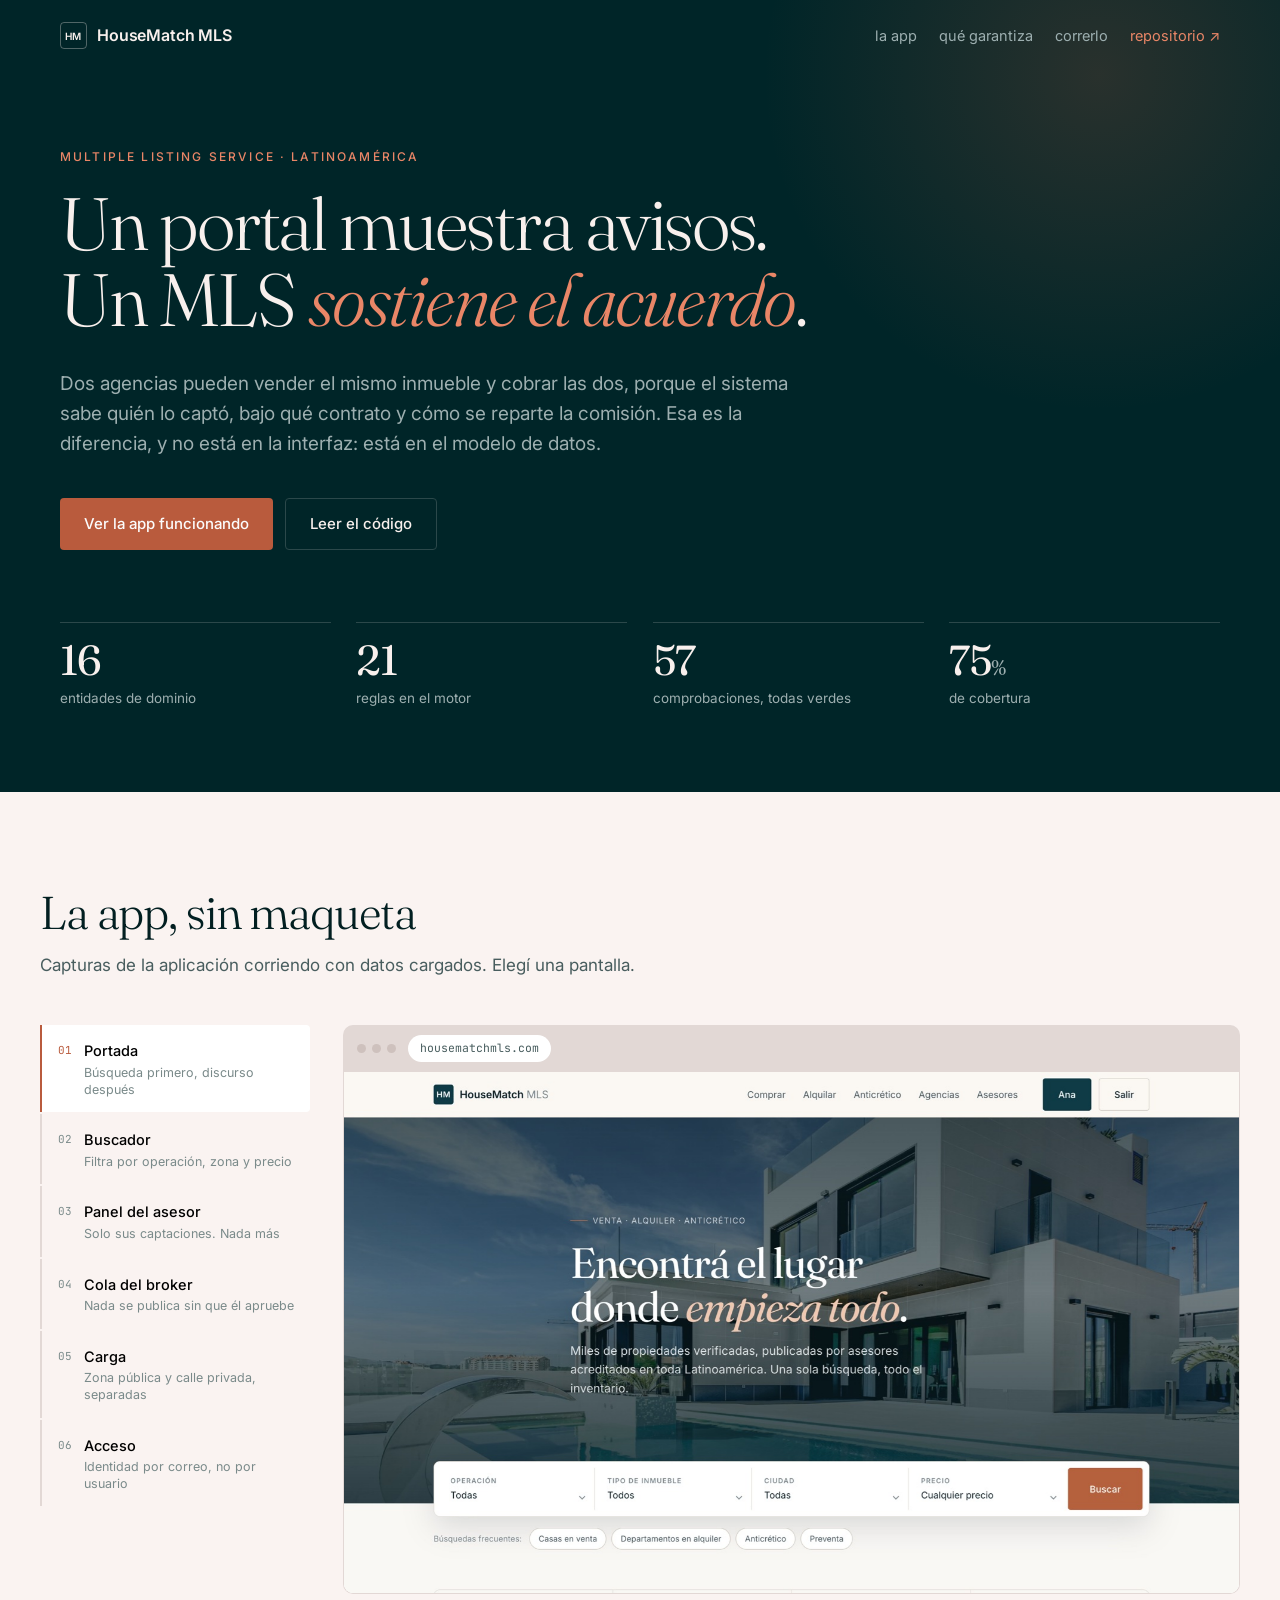
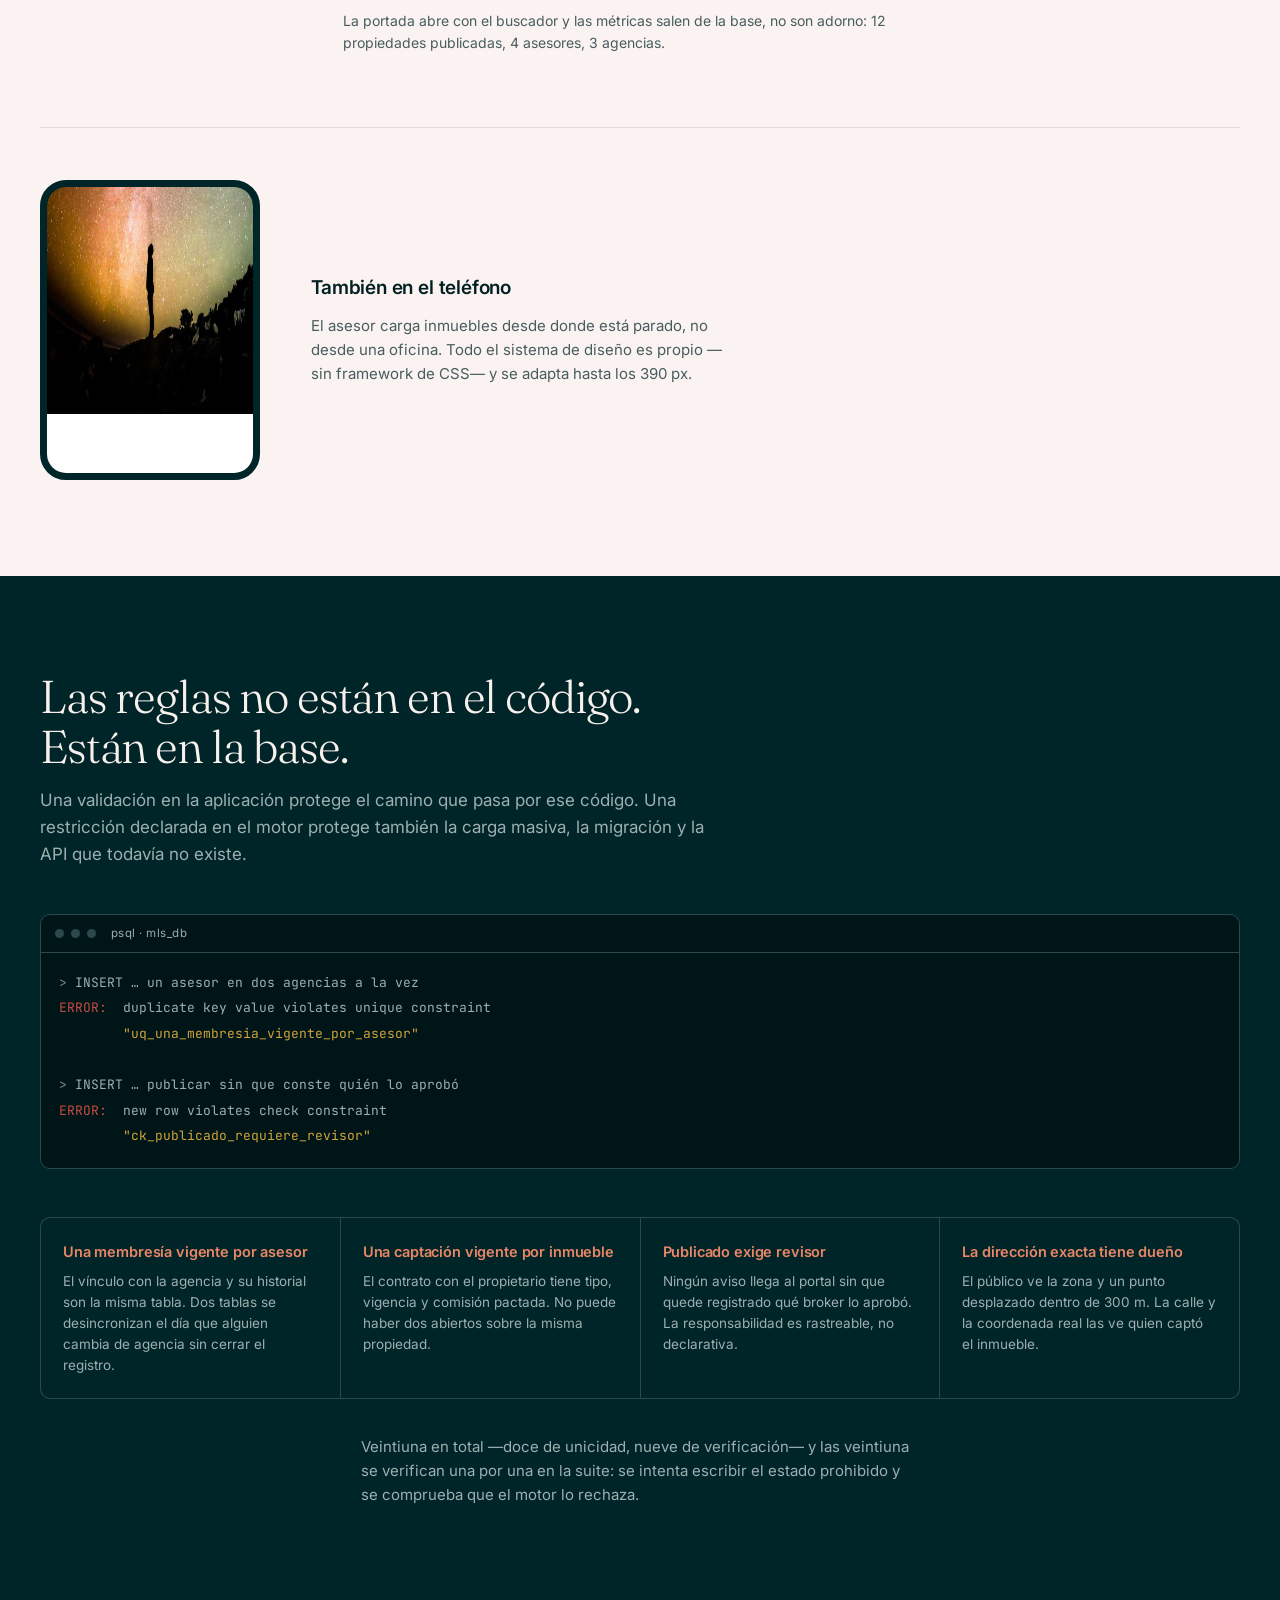
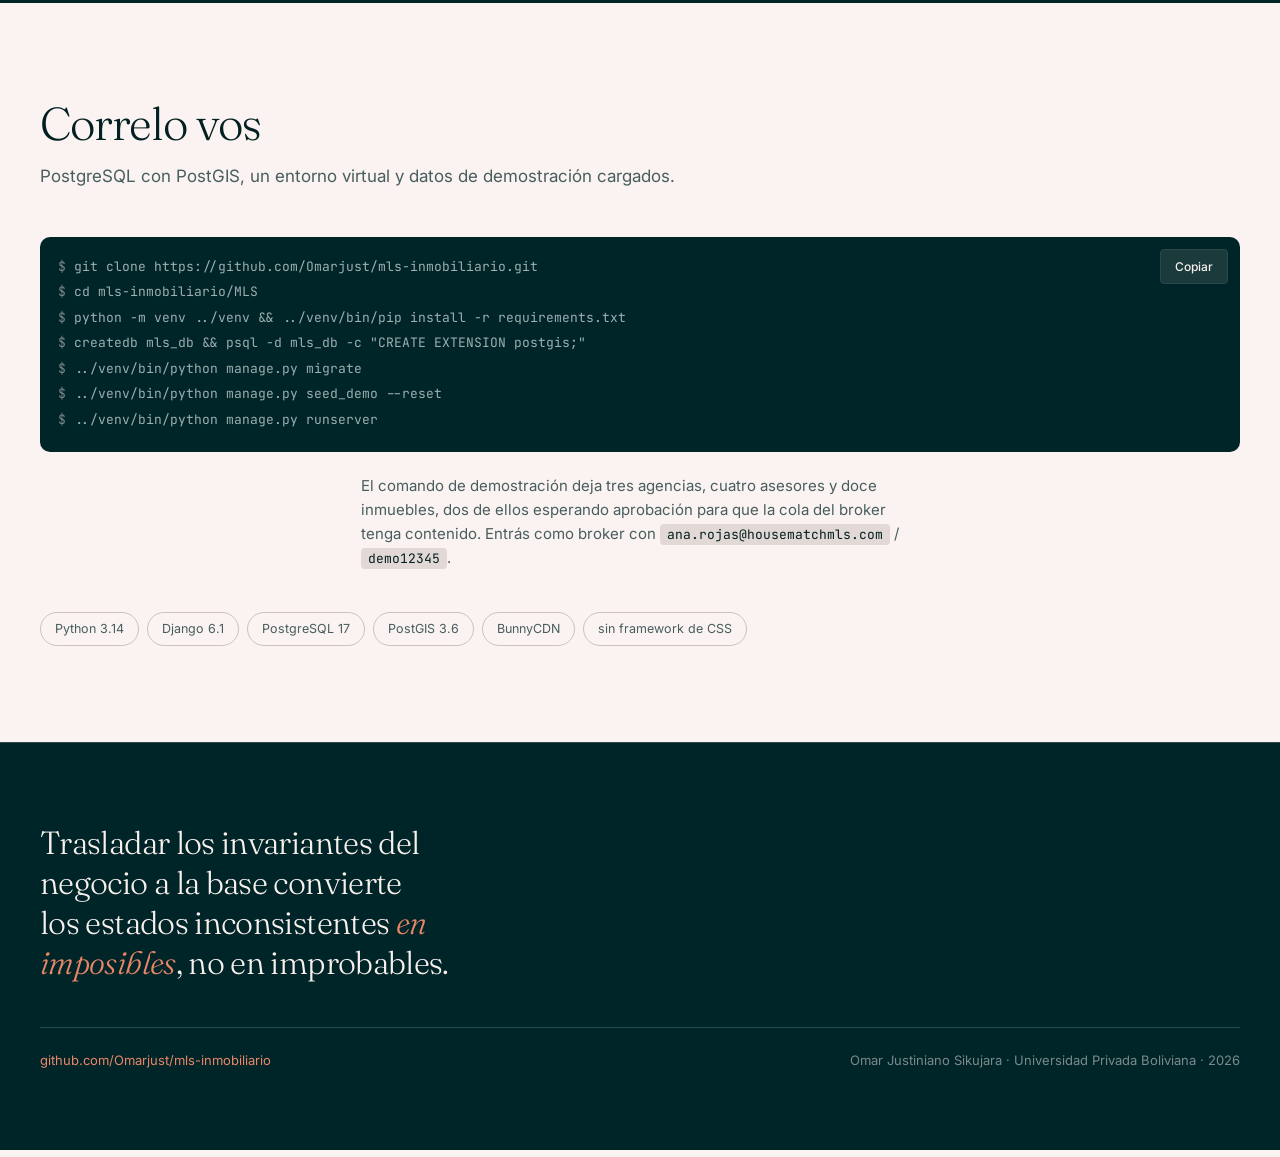
<file: docs/index.html>
<!doctype html>
<html lang="es">
<head>
<meta charset="utf-8">
<meta name="viewport" content="width=device-width, initial-scale=1">
<title>HouseMatch MLS — el inventario inmobiliario, compartido</title>
<meta name="description" content="Un MLS para el mercado inmobiliario latinoamericano: inventario compartido entre agencias, con trazabilidad de la captación y reparto de comisiones documentado. Django, PostgreSQL y PostGIS.">
<meta property="og:title" content="HouseMatch MLS">
<meta property="og:description" content="Un portal muestra avisos. Un MLS sostiene el acuerdo entre quien capta y quien vende.">
<meta property="og:type" content="website">
<link rel="preconnect" href="https://fonts.googleapis.com">
<link rel="preconnect" href="https://fonts.gstatic.com" crossorigin>
<link href="https://fonts.googleapis.com/css2?family=Fraunces:ital,opsz,wght@0,9..144,300;0,9..144,400;0,9..144,500;1,9..144,300&family=Inter:wght@400;500;600&family=JetBrains+Mono:wght@400;500&display=swap" rel="stylesheet">
<link rel="stylesheet" href="styles.css">
</head>
<body>

<a class="saltar" href="#pantallas">Ir al contenido</a>

<!-- ─────────────────────────────────────────────────────────── hero -->
<header class="hero">
  <nav class="nav" aria-label="principal">
    <span class="marca"><span class="sello">HM</span> HouseMatch MLS</span>
    <div class="nav-enlaces">
      <a href="#pantallas">la app</a>
      <a href="#garantias">qué garantiza</a>
      <a href="#correr">correrlo</a>
      <a class="nav-repo" href="https://github.com/Omarjust/mls-inmobiliario">repositorio ↗</a>
    </div>
  </nav>

  <div class="hero-cuerpo">
    <p class="kicker">Multiple Listing Service · Latinoamérica</p>
    <h1>Un portal muestra avisos.<br>Un&nbsp;MLS <em>sostiene el acuerdo</em>.</h1>
    <p class="entrada">
      Dos agencias pueden vender el mismo inmueble y cobrar las dos, porque el
      sistema sabe quién lo captó, bajo qué contrato y cómo se reparte la
      comisión. Esa es la diferencia, y no está en la interfaz: está en el
      modelo de datos.
    </p>
    <div class="hero-acciones">
      <a class="boton" href="#pantallas">Ver la app funcionando</a>
      <a class="boton boton-plano" href="https://github.com/Omarjust/mls-inmobiliario">Leer el código</a>
    </div>
  </div>

  <ul class="tira" aria-label="cifras del proyecto">
    <li><b>16</b> entidades de dominio</li>
    <li><b>21</b> reglas en el motor</li>
    <li><b>57</b> comprobaciones, todas verdes</li>
    <li><b>75<span>%</span></b> de cobertura</li>
  </ul>
</header>

<main>

<!-- ──────────────────────────────────────────────────── las pantallas -->
<section class="pantallas" id="pantallas" aria-labelledby="t-pantallas">
  <div class="cabecera-seccion">
    <h2 id="t-pantallas">La app, sin maqueta</h2>
    <p>Capturas de la aplicación corriendo con datos cargados. Elegí una pantalla.</p>
  </div>

  <div class="visor">
    <div class="pestanas" role="tablist" aria-label="pantallas de la aplicación">
      <button role="tab" id="tab-portada" aria-controls="p-portada" aria-selected="true" class="pestana activa" data-vista="portada">
        <span class="pestana-n">01</span>
        <span class="pestana-t">Portada</span>
        <span class="pestana-d">Búsqueda primero, discurso después</span>
      </button>
      <button role="tab" id="tab-buscador" aria-controls="p-buscador" aria-selected="false" class="pestana" data-vista="buscador">
        <span class="pestana-n">02</span>
        <span class="pestana-t">Buscador</span>
        <span class="pestana-d">Filtra por operación, zona y precio</span>
      </button>
      <button role="tab" id="tab-panel" aria-controls="p-panel" aria-selected="false" class="pestana" data-vista="panel">
        <span class="pestana-n">03</span>
        <span class="pestana-t">Panel del asesor</span>
        <span class="pestana-d">Solo sus captaciones. Nada más</span>
      </button>
      <button role="tab" id="tab-aprobaciones" aria-controls="p-aprobaciones" aria-selected="false" class="pestana" data-vista="aprobaciones">
        <span class="pestana-n">04</span>
        <span class="pestana-t">Cola del broker</span>
        <span class="pestana-d">Nada se publica sin que él apruebe</span>
      </button>
      <button role="tab" id="tab-carga" aria-controls="p-carga" aria-selected="false" class="pestana" data-vista="carga">
        <span class="pestana-n">05</span>
        <span class="pestana-t">Carga</span>
        <span class="pestana-d">Zona pública y calle privada, separadas</span>
      </button>
      <button role="tab" id="tab-acceso" aria-controls="p-acceso" aria-selected="false" class="pestana" data-vista="acceso">
        <span class="pestana-n">06</span>
        <span class="pestana-t">Acceso</span>
        <span class="pestana-d">Identidad por correo, no por usuario</span>
      </button>
    </div>

    <figure class="marco">
      <div class="barra-navegador">
        <span class="puntos"><i></i><i></i><i></i></span>
        <span class="url" id="url">housematchmls.com</span>
      </div>
      <div class="ventana" id="ventana">
        <img id="captura" src="assets/portada.jpg" alt="Portada de HouseMatch MLS: buscador de inmuebles sobre una fotografía, con métricas del inventario debajo." width="1500" height="4375">
      </div>
      <figcaption id="pie">
        La portada abre con el buscador y las métricas salen de la base, no son
        adorno: 12 propiedades publicadas, 4 asesores, 3 agencias.
      </figcaption>
    </figure>
  </div>

  <aside class="movil">
    <div class="telefono">
      <img src="assets/movil.jpg" alt="La portada de HouseMatch MLS en pantalla de teléfono" width="560" height="1500" loading="lazy">
    </div>
    <div class="movil-texto">
      <h3>También en el teléfono</h3>
      <p>
        El asesor carga inmuebles desde donde está parado, no desde una oficina.
        Todo el sistema de diseño es propio —sin framework de CSS— y se adapta
        hasta los 390&nbsp;px.
      </p>
    </div>
  </aside>
</section>

<!-- ───────────────────────────────────────────────────── las garantías -->
<section class="garantias" id="garantias" aria-labelledby="t-garantias">
  <div class="cabecera-seccion">
    <h2 id="t-garantias">Las reglas no están en el código.<br>Están en la base.</h2>
    <p>
      Una validación en la aplicación protege el camino que pasa por ese código.
      Una restricción declarada en el motor protege también la carga masiva, la
      migración y la API que todavía no existe.
    </p>
  </div>

  <div class="consola">
    <div class="consola-barra"><i></i><i></i><i></i><span>psql · mls_db</span></div>
<pre><code><span class="c-p">&gt;</span> INSERT … un asesor en dos agencias a la vez
<span class="c-e">ERROR:</span>  duplicate key value violates unique constraint
        <span class="c-r">"uq_una_membresia_vigente_por_asesor"</span>

<span class="c-p">&gt;</span> INSERT … publicar sin que conste quién lo aprobó
<span class="c-e">ERROR:</span>  new row violates check constraint
        <span class="c-r">"ck_publicado_requiere_revisor"</span></code></pre>
  </div>

  <ul class="reglas">
    <li>
      <h3>Una membresía vigente por asesor</h3>
      <p>El vínculo con la agencia y su historial son la misma tabla. Dos tablas se desincronizan el día que alguien cambia de agencia sin cerrar el registro.</p>
    </li>
    <li>
      <h3>Una captación vigente por inmueble</h3>
      <p>El contrato con el propietario tiene tipo, vigencia y comisión pactada. No puede haber dos abiertos sobre la misma propiedad.</p>
    </li>
    <li>
      <h3>Publicado exige revisor</h3>
      <p>Ningún aviso llega al portal sin que quede registrado qué broker lo aprobó. La responsabilidad es rastreable, no declarativa.</p>
    </li>
    <li>
      <h3>La dirección exacta tiene dueño</h3>
      <p>El público ve la zona y un punto desplazado dentro de 300&nbsp;m. La calle y la coordenada real las ve quien captó el inmueble.</p>
    </li>
  </ul>

  <p class="nota-garantias">
    Veintiuna en total —doce de unicidad, nueve de verificación— y las
    veintiuna se verifican una por una en la suite: se intenta escribir el
    estado prohibido y se comprueba que el motor lo rechaza.
  </p>
</section>

<!-- ──────────────────────────────────────────────────────── correrlo -->
<section class="correr" id="correr" aria-labelledby="t-correr">
  <div class="cabecera-seccion">
    <h2 id="t-correr">Correlo vos</h2>
    <p>PostgreSQL con PostGIS, un entorno virtual y datos de demostración cargados.</p>
  </div>

  <div class="bloque-codigo">
    <button class="copiar" type="button" id="copiar" data-copia="git clone https://github.com/Omarjust/mls-inmobiliario.git
cd mls-inmobiliario/MLS
python -m venv ../venv &amp;&amp; ../venv/bin/pip install -r requirements.txt
createdb mls_db &amp;&amp; psql -d mls_db -c &quot;CREATE EXTENSION postgis;&quot;
../venv/bin/python manage.py migrate
../venv/bin/python manage.py seed_demo --reset
../venv/bin/python manage.py runserver">Copiar</button>
<pre><code><span class="c-p">$</span> git clone https://github.com/Omarjust/mls-inmobiliario.git
<span class="c-p">$</span> cd mls-inmobiliario/MLS
<span class="c-p">$</span> python -m venv ../venv &amp;&amp; ../venv/bin/pip install -r requirements.txt
<span class="c-p">$</span> createdb mls_db &amp;&amp; psql -d mls_db -c "CREATE EXTENSION postgis;"
<span class="c-p">$</span> ../venv/bin/python manage.py migrate
<span class="c-p">$</span> ../venv/bin/python manage.py seed_demo --reset
<span class="c-p">$</span> ../venv/bin/python manage.py runserver</code></pre>
  </div>

  <p class="credenciales">
    El comando de demostración deja tres agencias, cuatro asesores y doce
    inmuebles, dos de ellos esperando aprobación para que la cola del broker
    tenga contenido. Entrás como broker con
    <code>ana.rojas@housematchmls.com</code> / <code>demo12345</code>.
  </p>

  <div class="pila">
    <span>Python 3.14</span><span>Django 6.1</span><span>PostgreSQL 17</span>
    <span>PostGIS 3.6</span><span>BunnyCDN</span><span>sin framework de CSS</span>
  </div>
</section>

</main>

<footer class="pie-sitio">
  <div class="pie-cuerpo">
    <p class="pie-frase">
      Trasladar los invariantes del negocio a la base convierte los estados
      inconsistentes <em>en imposibles</em>, no en improbables.
    </p>
    <div class="pie-enlaces">
      <a href="https://github.com/Omarjust/mls-inmobiliario">github.com/Omarjust/mls-inmobiliario</a>
      <span>Omar Justiniano Sikujara · Universidad Privada Boliviana · 2026</span>
    </div>
  </div>
</footer>

<script src="main.js"></script>
</body>
</html>
</file>
<file: docs/styles.css>
/* ==========================================================================
   HouseMatch MLS — sitio de presentación
   Todo el sistema cuelga de --tono: un solo número rota la marca entera.
   ========================================================================== */

:root{
  --tono: 200;                 /* petróleo */
  --tono-calido: 38;           /* terracota */

  --fondo:        oklch(97% 0.008 var(--tono-calido));
  --fondo-elev:   oklch(100% 0 0);
  --tinta:        oklch(22% 0.035 var(--tono));
  --tinta-media:  oklch(46% 0.025 var(--tono));
  --tinta-baja:   oklch(62% 0.018 var(--tono));
  --regla:        oklch(89% 0.012 var(--tono-calido));
  --regla-fuerte: oklch(82% 0.016 var(--tono-calido));

  --hondo:        oklch(24% 0.045 var(--tono));
  --hondo-elev:   oklch(29% 0.05 var(--tono));
  --hondo-tinta:  oklch(96% 0.01 var(--tono-calido));
  --hondo-media:  oklch(74% 0.02 var(--tono));
  --hondo-regla:  oklch(38% 0.035 var(--tono));

  --acento:       oklch(58% 0.13 var(--tono-calido));
  --acento-claro: oklch(72% 0.13 var(--tono-calido));
  --oro:          oklch(74% 0.13 85);
  --verde:        oklch(62% 0.11 155);
  --rojo:         oklch(58% 0.16 28);

  --display: "Fraunces", "Iowan Old Style", Georgia, serif;
  --texto: "Inter", -apple-system, BlinkMacSystemFont, "Segoe UI", sans-serif;
  --mono: "JetBrains Mono", ui-monospace, "SF Mono", Menlo, monospace;

  --r-s: 4px;
  --r-m: 10px;
  --r-l: 16px;
  --salida: cubic-bezier(.16,1,.3,1);
  --linea-max: 62ch;
  --pagina: 1240px;
}

*,*::before,*::after{box-sizing:border-box}

html{scroll-behavior:smooth}
@media (prefers-reduced-motion:reduce){
  html{scroll-behavior:auto}
  *,*::before,*::after{animation:none!important;transition:none!important}
}

body{
  margin:0;
  background:var(--fondo);
  color:var(--tinta);
  font-family:var(--texto);
  font-size:16px;
  line-height:1.6;
  -webkit-font-smoothing:antialiased;
}

img{max-width:100%;display:block}
a{color:inherit}

.saltar{
  position:absolute;left:-9999px;top:0;z-index:99;
  background:var(--hondo);color:var(--hondo-tinta);
  padding:12px 20px;border-radius:0 0 var(--r-s) 0;
}
.saltar:focus{left:0}

:where(a,button,[role=tab]):focus-visible{
  outline:2px solid var(--acento);
  outline-offset:3px;
  border-radius:var(--r-s);
}

/* ─────────────────────────────────────────────────────────────── hero */
.hero{
  background:var(--hondo);
  color:var(--hondo-tinta);
  padding-block:0 clamp(48px,7vw,84px);
  position:relative;
  overflow:hidden;
}
.hero::after{
  content:"";
  position:absolute;
  right:-14%;top:-36%;
  width:min(720px,72vw);aspect-ratio:1;
  border-radius:50%;
  background:radial-gradient(circle, oklch(58% 0.13 var(--tono-calido) / .22), transparent 66%);
  pointer-events:none;
}

.nav{
  max-width:var(--pagina);margin-inline:auto;
  padding:22px clamp(18px,4vw,40px);
  display:flex;align-items:center;gap:28px;flex-wrap:wrap;
  position:relative;z-index:1;
}
.marca{display:flex;align-items:center;gap:10px;font-weight:600;letter-spacing:-.01em}
.sello{
  width:27px;height:27px;display:grid;place-items:center;
  border:1px solid oklch(96% 0.01 var(--tono-calido) / .32);
  border-radius:var(--r-s);
  font-size:10px;font-weight:600;letter-spacing:.04em;
}
.nav-enlaces{display:flex;gap:22px;margin-left:auto;flex-wrap:wrap;font-size:14.5px}
.nav-enlaces a{color:var(--hondo-media);text-decoration:none;transition:color 180ms}
.nav-enlaces a:hover{color:var(--hondo-tinta)}
.nav-repo{color:var(--acento-claro)!important}

.hero-cuerpo{
  max-width:var(--pagina);margin-inline:auto;
  padding:clamp(40px,7vw,76px) clamp(18px,4vw,40px) 0;
  position:relative;z-index:1;
}
.kicker{
  margin:0 0 20px;
  font-size:12px;font-weight:500;letter-spacing:.18em;text-transform:uppercase;
  color:var(--acento-claro);
}
h1{
  font-family:var(--display);
  font-weight:300;
  font-size:clamp(34px,6.4vw,74px);
  line-height:1.03;
  letter-spacing:-.028em;
  margin:0;
  text-wrap:balance;
}
h1 em{font-style:italic;color:var(--acento-claro)}

.entrada{
  max-width:var(--linea-max);
  margin:clamp(20px,3vw,30px) 0 0;
  font-size:clamp(16px,1.7vw,19px);
  color:var(--hondo-media);
}

.hero-acciones{display:flex;gap:12px;flex-wrap:wrap;margin-top:clamp(26px,3.6vw,38px)}
.boton{
  display:inline-flex;align-items:center;
  padding:13px 24px;
  background:var(--acento);color:oklch(99% 0 0);
  border-radius:var(--r-s);
  font-size:15px;font-weight:500;text-decoration:none;
  transition:transform 180ms var(--salida), background 180ms;
}
.boton:hover{background:var(--acento-claro);transform:translateY(-1px)}
.boton-plano{
  background:transparent;color:var(--hondo-tinta);
  border:1px solid var(--hondo-regla);
}
.boton-plano:hover{background:oklch(96% 0.01 var(--tono-calido) / .08);border-color:var(--hondo-media)}

.tira{
  list-style:none;margin:clamp(44px,6vw,72px) auto 0;padding:0 clamp(18px,4vw,40px);
  max-width:var(--pagina);
  display:grid;grid-template-columns:repeat(4,1fr);gap:clamp(12px,2vw,28px);
  position:relative;z-index:1;
}
.tira li{
  border-top:1px solid var(--hondo-regla);
  padding-top:16px;
  font-size:13.5px;color:var(--hondo-media);line-height:1.4;
}
.tira b{
  display:block;
  font-family:var(--display);font-weight:400;
  font-size:clamp(28px,3.8vw,42px);line-height:1;
  letter-spacing:-.03em;color:var(--hondo-tinta);
  margin-bottom:8px;font-variant-numeric:tabular-nums;
}
.tira b span{font-size:.5em;color:var(--hondo-media)}

/* ────────────────────────────────────────────────── encabezado de sección */
.cabecera-seccion{max-width:var(--pagina);margin-inline:auto;margin-bottom:clamp(28px,4vw,46px)}
.cabecera-seccion h2{
  font-family:var(--display);font-weight:300;
  font-size:clamp(27px,4.2vw,46px);line-height:1.1;letter-spacing:-.025em;
  margin:0;text-wrap:balance;
}
.cabecera-seccion p{
  max-width:var(--linea-max);
  margin:14px 0 0;color:var(--tinta-media);font-size:clamp(15px,1.5vw,17px);
}

/* ────────────────────────────────────────────────────────── pantallas */
.pantallas{padding:clamp(52px,8vw,96px) clamp(18px,4vw,40px)}

.visor{
  max-width:var(--pagina);margin-inline:auto;
  display:grid;grid-template-columns:270px 1fr;gap:clamp(18px,2.6vw,34px);
  align-items:start;
}

.pestanas{display:flex;flex-direction:column;gap:2px;position:sticky;top:24px}
.pestana{
  display:grid;grid-template-columns:auto 1fr;grid-template-rows:auto auto;
  gap:2px 12px;
  text-align:left;font:inherit;cursor:pointer;
  padding:14px 16px;
  background:transparent;border:0;border-left:2px solid var(--regla);
  border-radius:0 var(--r-s) var(--r-s) 0;
  transition:background 200ms, border-color 200ms;
}
.pestana:hover{background:var(--fondo-elev)}
.pestana.activa{background:var(--fondo-elev);border-left-color:var(--acento)}
.pestana-n{
  grid-row:1/3;font-family:var(--mono);font-size:11px;color:var(--tinta-baja);
  padding-top:3px;
}
.pestana.activa .pestana-n{color:var(--acento)}
.pestana-t{font-size:14.5px;font-weight:500}
.pestana-d{font-size:12.5px;color:var(--tinta-baja);line-height:1.35}

.marco{margin:0;min-width:0}
.barra-navegador{
  display:flex;align-items:center;gap:12px;
  padding:10px 14px;
  background:var(--regla);
  border-radius:var(--r-m) var(--r-m) 0 0;
}
.puntos{display:flex;gap:6px}
.puntos i{width:9px;height:9px;border-radius:50%;background:var(--regla-fuerte)}
.url{
  font-family:var(--mono);font-size:11.5px;color:var(--tinta-media);
  background:var(--fondo-elev);padding:4px 12px;border-radius:100px;
}
.ventana{
  height:clamp(400px,58vh,620px);
  overflow-y:auto;overscroll-behavior:contain;
  border:1px solid var(--regla);border-top:0;
  border-radius:0 0 var(--r-m) var(--r-m);
  background:var(--fondo-elev);
}
.ventana img{width:100%;height:auto}
.marco figcaption{
  margin-top:16px;font-size:14px;color:var(--tinta-media);max-width:var(--linea-max);
}

/* móvil */
.movil{
  max-width:var(--pagina);margin:clamp(44px,6vw,72px) auto 0;
  display:grid;grid-template-columns:auto 1fr;gap:clamp(24px,4vw,56px);
  align-items:center;
  padding-top:clamp(34px,4.6vw,52px);border-top:1px solid var(--regla);
}
.telefono{
  width:220px;height:300px;overflow:hidden;
  border:7px solid var(--hondo);border-radius:26px;
  background:var(--hondo);flex:none;
}
.telefono img{border-radius:18px;width:100%}
.movil-texto h3{font-size:19px;margin:0 0 10px;font-weight:600;letter-spacing:-.01em}
.movil-texto p{margin:0;color:var(--tinta-media);max-width:46ch;font-size:15px}

/* ────────────────────────────────────────────────────────── garantías */
.garantias{
  background:var(--hondo);color:var(--hondo-tinta);
  padding:clamp(52px,8vw,96px) clamp(18px,4vw,40px);
}
.garantias .cabecera-seccion p{color:var(--hondo-media)}

.consola{
  max-width:var(--pagina);margin-inline:auto;
  border:1px solid var(--hondo-regla);border-radius:var(--r-m);
  background:oklch(18% 0.03 var(--tono));
  overflow:hidden;
}
.consola-barra{
  display:flex;align-items:center;gap:7px;
  padding:9px 14px;border-bottom:1px solid var(--hondo-regla);
}
.consola-barra i{width:9px;height:9px;border-radius:50%;background:var(--hondo-regla)}
.consola-barra span{
  margin-left:8px;font-size:11.5px;color:var(--hondo-media);letter-spacing:.04em;
}
.consola pre, .bloque-codigo pre{margin:0;padding:18px;overflow-x:auto}
.consola code, .bloque-codigo code{
  font-family:var(--mono);font-size:13px;line-height:1.85;
  color:var(--hondo-media);white-space:pre;
}
.c-p{color:var(--tinta-baja)}
.c-e{color:var(--rojo)}
.c-r{color:var(--oro)}

.reglas{
  list-style:none;padding:0;
  max-width:var(--pagina);margin:clamp(30px,4vw,48px) auto 0;
  display:grid;grid-template-columns:repeat(auto-fit,minmax(230px,1fr));
  gap:1px;background:var(--hondo-regla);
  border:1px solid var(--hondo-regla);border-radius:var(--r-m);overflow:hidden;
}
.reglas li{background:var(--hondo);padding:22px}
.reglas h3{
  margin:0 0 8px;font-size:14.5px;font-weight:600;letter-spacing:-.01em;
  color:var(--acento-claro);
}
.reglas p{margin:0;font-size:13.5px;color:var(--hondo-media);line-height:1.55}

.nota-garantias{
  max-width:var(--linea-max);
  margin:clamp(24px,3vw,36px) auto 0;
  color:var(--hondo-media);font-size:15px;
}

/* ─────────────────────────────────────────────────────────── correrlo */
.correr{padding:clamp(52px,8vw,96px) clamp(18px,4vw,40px)}

.bloque-codigo{
  max-width:var(--pagina);margin-inline:auto;
  position:relative;
  background:var(--hondo);border-radius:var(--r-m);overflow:hidden;
}
.bloque-codigo code{color:var(--hondo-media)}
.copiar{
  position:absolute;top:12px;right:12px;
  font:inherit;font-size:12px;font-weight:500;
  padding:7px 14px;border-radius:var(--r-s);
  background:oklch(96% 0.01 var(--tono-calido) / .1);
  color:var(--hondo-tinta);
  border:1px solid var(--hondo-regla);
  cursor:pointer;transition:background 180ms;
}
.copiar:hover{background:oklch(96% 0.01 var(--tono-calido) / .2)}
.copiar.hecho{background:var(--verde);border-color:var(--verde);color:oklch(99% 0 0)}

.credenciales{
  max-width:var(--linea-max);margin:22px auto 0;
  color:var(--tinta-media);font-size:15px;
}
.credenciales code{
  font-family:var(--mono);font-size:13px;
  background:var(--regla);padding:2px 7px;border-radius:var(--r-s);color:var(--tinta);
}

.pila{
  max-width:var(--pagina);margin:clamp(28px,3.6vw,42px) auto 0;
  display:flex;flex-wrap:wrap;gap:8px;
}
.pila span{
  font-size:12.5px;color:var(--tinta-media);
  border:1px solid var(--regla-fuerte);border-radius:100px;
  padding:6px 14px;
}

/* ──────────────────────────────────────────────────────────────── pie */
.pie-sitio{
  background:var(--hondo);color:var(--hondo-tinta);
  padding:clamp(48px,7vw,80px) clamp(18px,4vw,40px);
  border-top:1px solid var(--hondo-regla);
}
.pie-cuerpo{max-width:var(--pagina);margin-inline:auto}
.pie-frase{
  font-family:var(--display);font-weight:300;
  font-size:clamp(20px,3vw,32px);line-height:1.25;letter-spacing:-.02em;
  max-width:24ch;margin:0;text-wrap:balance;
}
.pie-frase em{font-style:italic;color:var(--acento-claro)}
.pie-enlaces{
  margin-top:clamp(28px,4vw,44px);padding-top:22px;
  border-top:1px solid var(--hondo-regla);
  display:flex;justify-content:space-between;gap:18px;flex-wrap:wrap;
  font-size:13px;color:var(--tinta-baja);
}
.pie-enlaces a{color:var(--acento-claro);text-decoration:none}
.pie-enlaces a:hover{text-decoration:underline}

/* ────────────────────────────────────────────────────────── responsive */
@media (max-width:940px){
  .visor{grid-template-columns:1fr}
  .pestanas{
    position:static;flex-direction:row;overflow-x:auto;gap:8px;
    padding-bottom:6px;
  }
  .pestana{
    flex:none;min-width:186px;
    border-left:0;border-bottom:2px solid var(--regla);
    border-radius:var(--r-s) var(--r-s) 0 0;
  }
  .pestana.activa{border-left:0;border-bottom-color:var(--acento)}
  .movil{grid-template-columns:1fr;justify-items:start}
  .tira{grid-template-columns:repeat(2,1fr)}
}
@media (max-width:520px){
  .nav-enlaces{gap:14px;font-size:13.5px}
  .telefono{width:170px;height:240px}
}
</file>
